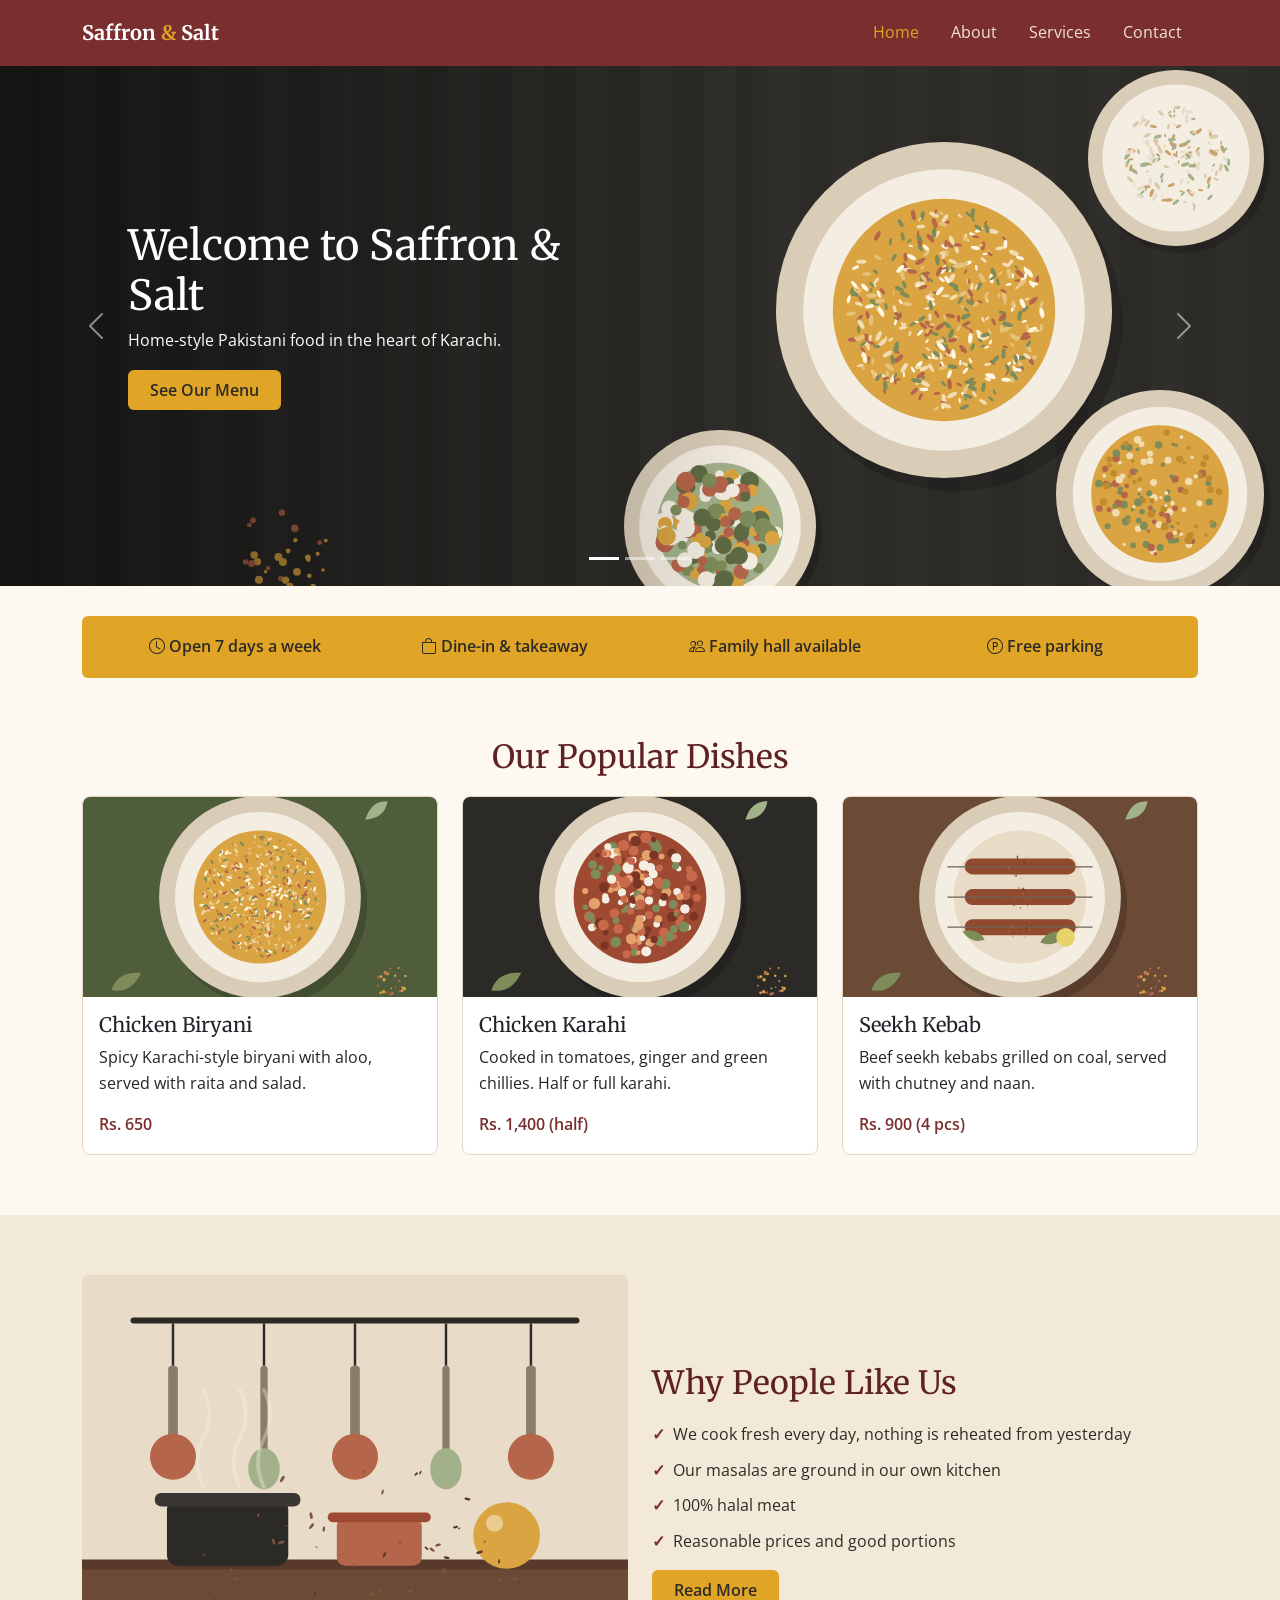
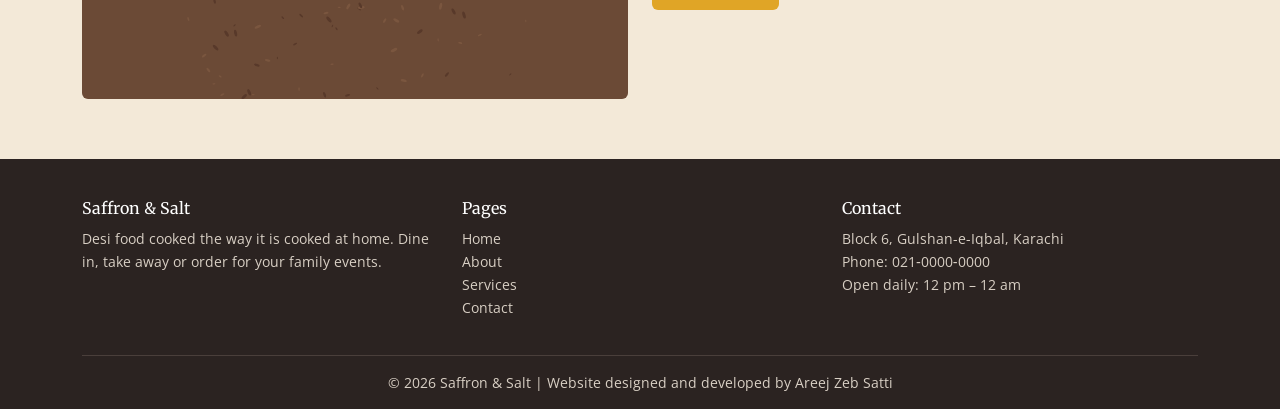
<file: index.html>
<!DOCTYPE html>
<!--
  Web Technologies - Assignment 1 (CLO1)
  Saffron & Salt Restaurant Website - Home page
  Made by: Areej Zeb Satti (052-SP24-24255), BSCS, Iqra University
-->
<html lang="en">
<head>
  <meta charset="UTF-8">
  <meta name="viewport" content="width=device-width, initial-scale=1">
  <meta name="author" content="Areej Zeb Satti">
  <title>Home - Saffron &amp; Salt</title>

  <!-- Bootstrap, icons and my own stylesheet -->
  <link rel="stylesheet" href="css/bootstrap.min.css">
  <link rel="stylesheet" href="css/bootstrap-icons.min.css">
  <link rel="stylesheet" href="css/style.css">
</head>
<body>

  <!-- Header / Navbar -->
  <header>
    <nav id="mainNav" class="navbar navbar-expand-lg navbar-dark sticky-top">
      <div class="container">
        <a class="navbar-brand" href="index.html">Saffron <span>&amp;</span> Salt</a>
        <button class="navbar-toggler" type="button" data-bs-toggle="collapse" data-bs-target="#navMenu"
                aria-controls="navMenu" aria-expanded="false" aria-label="Toggle navigation">
          <span class="navbar-toggler-icon"></span>
        </button>
        <div class="collapse navbar-collapse" id="navMenu">
          <ul class="navbar-nav ms-auto">
            <li class="nav-item"><a class="nav-link active" aria-current="page" href="index.html">Home</a></li>
            <li class="nav-item"><a class="nav-link" href="about.html">About</a></li>
            <li class="nav-item"><a class="nav-link" href="services.html">Services</a></li>
            <li class="nav-item"><a class="nav-link" href="contact.html">Contact</a></li>
          </ul>
        </div>
      </div>
    </nav>
  </header>

  <main>
    <!-- Carousel -->
    <section id="heroCarousel" class="carousel slide" data-bs-ride="carousel">
      <div class="carousel-indicators">
        <button type="button" data-bs-target="#heroCarousel" data-bs-slide-to="0" class="active" aria-current="true" aria-label="Slide 1"></button>
        <button type="button" data-bs-target="#heroCarousel" data-bs-slide-to="1" aria-label="Slide 2"></button>
        <button type="button" data-bs-target="#heroCarousel" data-bs-slide-to="2" aria-label="Slide 3"></button>
      </div>
      <div class="carousel-inner">
        <div class="carousel-item active">
          <img src="images/hero-spread.svg" alt="Biryani, daal, salad and kheer on a table">
          <div class="carousel-caption">
            <h1>Welcome to Saffron &amp; Salt</h1>
            <p>Home-style Pakistani food in the heart of Karachi.</p>
            <a href="services.html" class="btn btn-main">See Our Menu</a>
          </div>
        </div>
        <div class="carousel-item">
          <img src="images/hero-grill.svg" alt="Chicken karahi cooking in a black wok">
          <div class="carousel-caption">
            <h2>Fresh Karahi Every Day</h2>
            <p>Made to order in an iron karahi, just like at the dhaba.</p>
          </div>
        </div>
        <div class="carousel-item">
          <img src="images/hero-chai.svg" alt="Two cups of chai with a bowl of kheer">
          <div class="carousel-caption">
            <h2>Chai and Kheer</h2>
            <p>The best way to end your meal.</p>
          </div>
        </div>
      </div>
      <button class="carousel-control-prev" type="button" data-bs-target="#heroCarousel" data-bs-slide="prev">
        <span class="carousel-control-prev-icon" aria-hidden="true"></span>
        <span class="visually-hidden">Previous</span>
      </button>
      <button class="carousel-control-next" type="button" data-bs-target="#heroCarousel" data-bs-slide="next">
        <span class="carousel-control-next-icon" aria-hidden="true"></span>
        <span class="visually-hidden">Next</span>
      </button>
    </section>

    <!-- Quick info (flexbox) -->
    <section class="container">
      <div class="info-strip">
        <div><i class="bi bi-clock"></i> Open 7 days a week</div>
        <div><i class="bi bi-bag"></i> Dine-in &amp; takeaway</div>
        <div><i class="bi bi-people"></i> Family hall available</div>
        <div><i class="bi bi-p-circle"></i> Free parking</div>
      </div>
    </section>

    <!-- Popular dishes (cards) -->
    <section class="section">
      <div class="container">
        <h2 class="text-center">Our Popular Dishes</h2>
        <div class="row g-4">
          <div class="col-12 col-md-6 col-lg-4">
            <div class="card dish-card h-100">
              <img src="images/dish-biryani.svg" class="card-img-top" alt="Plate of chicken biryani">
              <div class="card-body">
                <h5 class="card-title">Chicken Biryani</h5>
                <p class="card-text">Spicy Karachi-style biryani with aloo, served with raita and salad.</p>
                <p class="price mb-0">Rs. 650</p>
              </div>
            </div>
          </div>
          <div class="col-12 col-md-6 col-lg-4">
            <div class="card dish-card h-100">
              <img src="images/dish-karahi.svg" class="card-img-top" alt="Chicken karahi with tomatoes and green chillies">
              <div class="card-body">
                <h5 class="card-title">Chicken Karahi</h5>
                <p class="card-text">Cooked in tomatoes, ginger and green chillies. Half or full karahi.</p>
                <p class="price mb-0">Rs. 1,400 (half)</p>
              </div>
            </div>
          </div>
          <div class="col-12 col-md-6 col-lg-4">
            <div class="card dish-card h-100">
              <img src="images/dish-kebab.svg" class="card-img-top" alt="Seekh kebabs on skewers">
              <div class="card-body">
                <h5 class="card-title">Seekh Kebab</h5>
                <p class="card-text">Beef seekh kebabs grilled on coal, served with chutney and naan.</p>
                <p class="price mb-0">Rs. 900 (4 pcs)</p>
              </div>
            </div>
          </div>
        </div>
      </div>
    </section>

    <!-- Why us -->
    <section class="section section-alt">
      <div class="container">
        <div class="row align-items-center g-4">
          <div class="col-md-6">
            <img src="images/about-kitchen.svg" class="img-fluid rounded" alt="Drawing of our kitchen with pots and ladles">
          </div>
          <div class="col-md-6">
            <h2>Why People Like Us</h2>
            <ul class="tick-list">
              <li>We cook fresh every day, nothing is reheated from yesterday</li>
              <li>Our masalas are ground in our own kitchen</li>
              <li>100% halal meat</li>
              <li>Reasonable prices and good portions</li>
            </ul>
            <a href="about.html" class="btn btn-main">Read More</a>
          </div>
        </div>
      </div>
    </section>
  </main>

  <!-- Footer -->
  <footer id="siteFooter">
    <div class="container">
      <div class="row g-4">
        <div class="col-md-4">
          <h5>Saffron &amp; Salt</h5>
          <p>Desi food cooked the way it is cooked at home. Dine in, take away or order for your family events.</p>
        </div>
        <div class="col-md-4">
          <h5>Pages</h5>
          <ul>
            <li><a href="index.html">Home</a></li>
            <li><a href="about.html">About</a></li>
            <li><a href="services.html">Services</a></li>
            <li><a href="contact.html">Contact</a></li>
          </ul>
        </div>
        <div class="col-md-4">
          <h5>Contact</h5>
          <p>
            Block 6, Gulshan-e-Iqbal, Karachi<br>
            Phone: <a href="tel:+922100000000">021&#8209;0000&#8209;0000</a><br>
            Open daily: 12 pm &ndash; 12 am
          </p>
        </div>
      </div>
      <div class="footer-bottom">
        <p class="mb-0">&copy; 2026 Saffron &amp; Salt | Website designed and developed by Areej Zeb Satti</p>
      </div>
    </div>
  </footer>

  <!-- Scripts -->
  <script src="js/bootstrap.bundle.min.js"></script>
  <script src="js/main.js"></script>
</body>
</html>
</file>
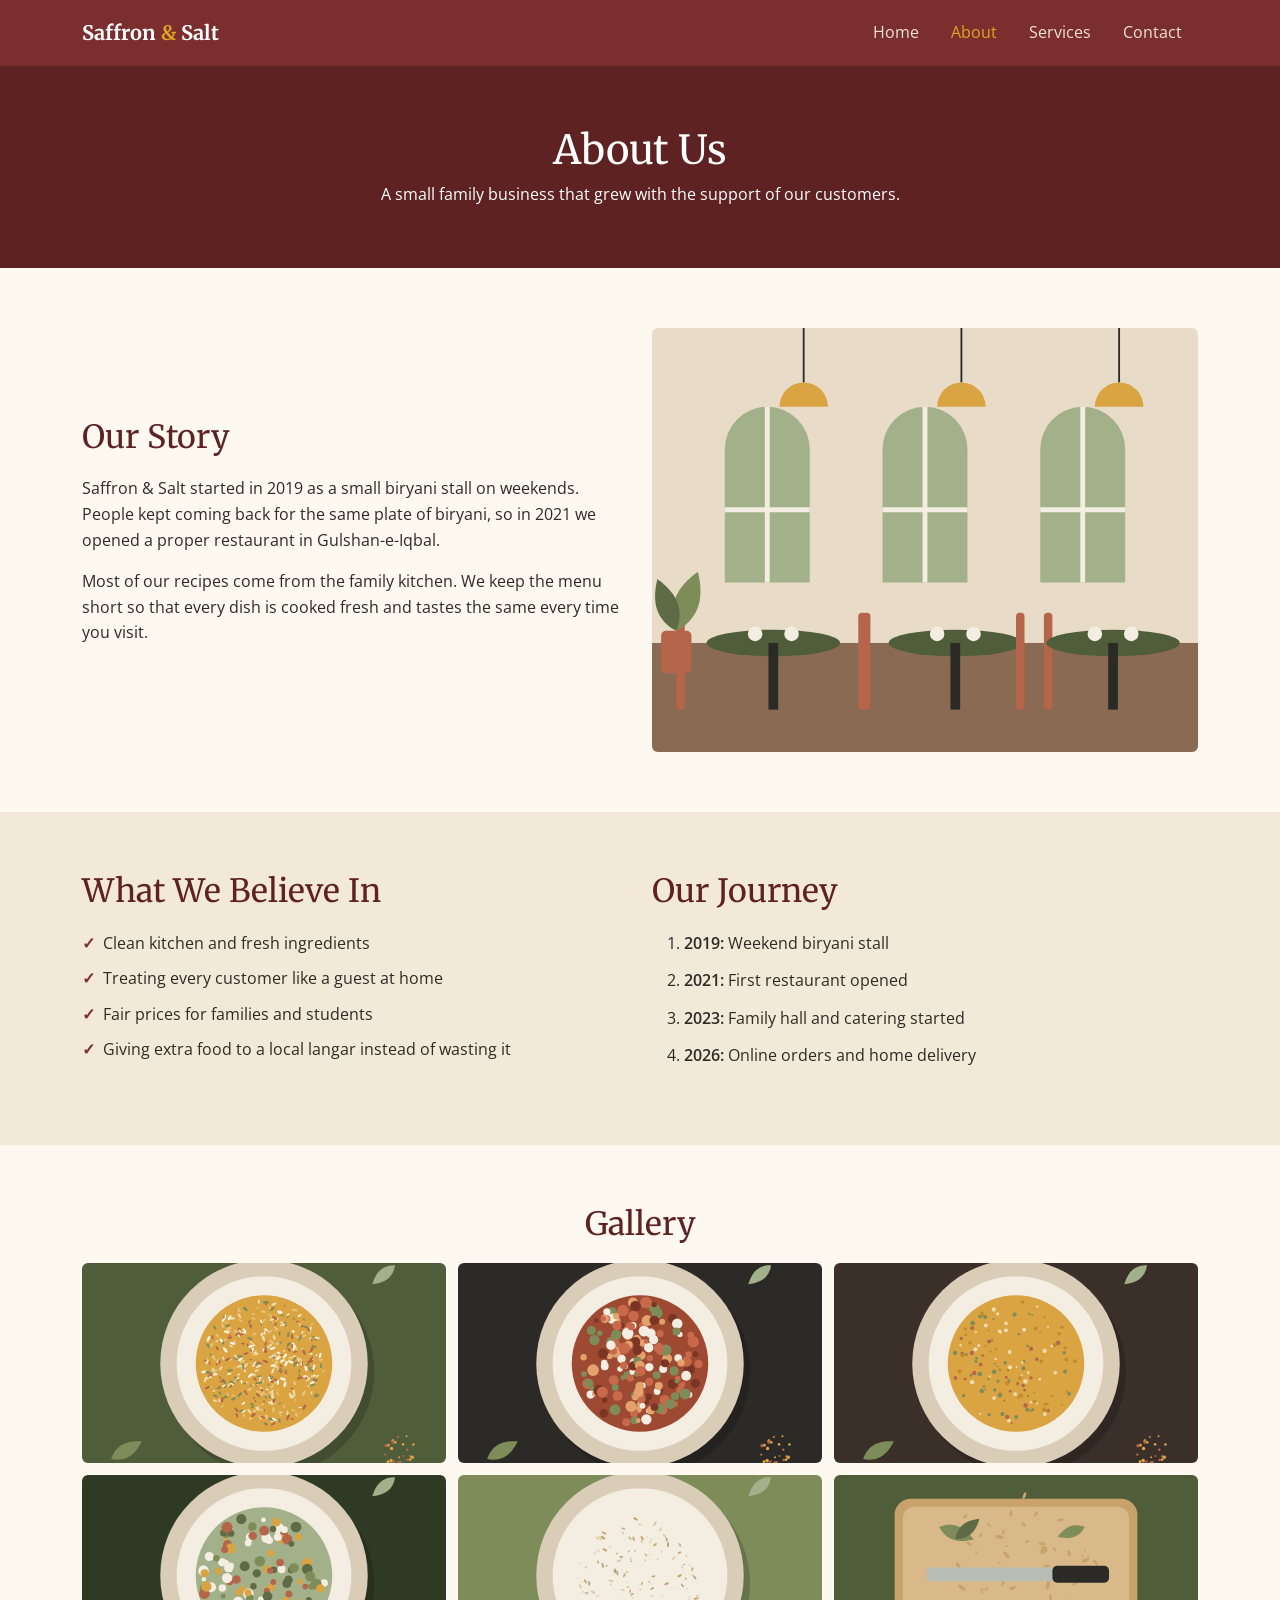
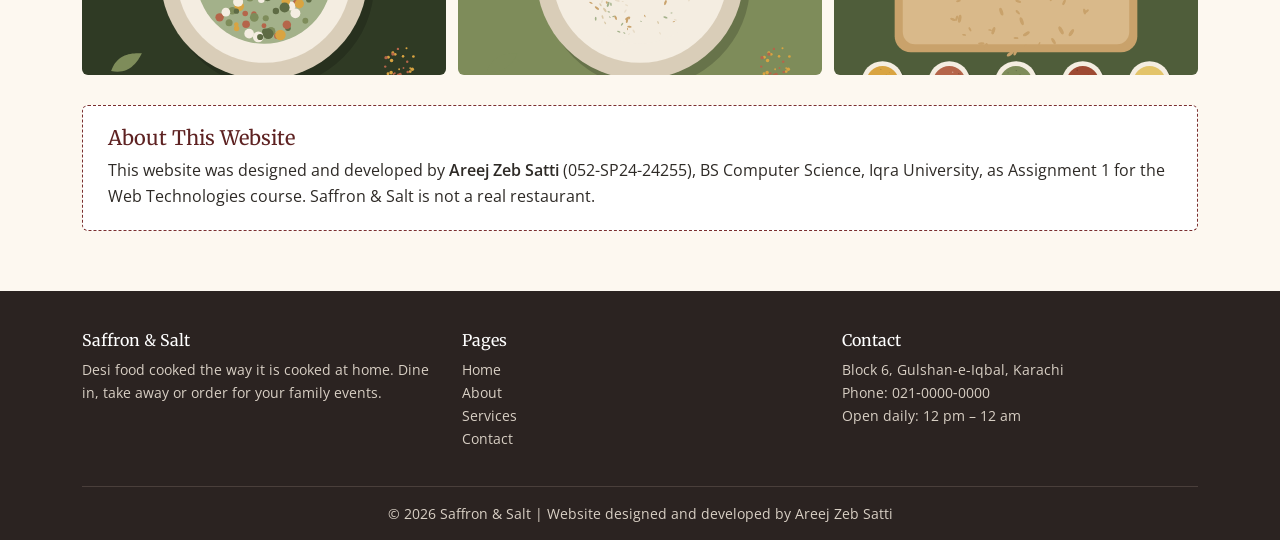
<file: about.html>
<!DOCTYPE html>
<!--
  Web Technologies - Assignment 1 (CLO1)
  Saffron & Salt Restaurant Website - About page
  Made by: Areej Zeb Satti (052-SP24-24255), BSCS, Iqra University
-->
<html lang="en">
<head>
  <meta charset="UTF-8">
  <meta name="viewport" content="width=device-width, initial-scale=1">
  <meta name="author" content="Areej Zeb Satti">
  <title>About - Saffron &amp; Salt</title>

  <!-- Bootstrap, icons and my own stylesheet -->
  <link rel="stylesheet" href="css/bootstrap.min.css">
  <link rel="stylesheet" href="css/bootstrap-icons.min.css">
  <link rel="stylesheet" href="css/style.css">
</head>
<body>

  <!-- Header / Navbar -->
  <header>
    <nav id="mainNav" class="navbar navbar-expand-lg navbar-dark sticky-top">
      <div class="container">
        <a class="navbar-brand" href="index.html">Saffron <span>&amp;</span> Salt</a>
        <button class="navbar-toggler" type="button" data-bs-toggle="collapse" data-bs-target="#navMenu"
                aria-controls="navMenu" aria-expanded="false" aria-label="Toggle navigation">
          <span class="navbar-toggler-icon"></span>
        </button>
        <div class="collapse navbar-collapse" id="navMenu">
          <ul class="navbar-nav ms-auto">
            <li class="nav-item"><a class="nav-link" href="index.html">Home</a></li>
            <li class="nav-item"><a class="nav-link active" aria-current="page" href="about.html">About</a></li>
            <li class="nav-item"><a class="nav-link" href="services.html">Services</a></li>
            <li class="nav-item"><a class="nav-link" href="contact.html">Contact</a></li>
          </ul>
        </div>
      </div>
    </nav>
  </header>

  <main>
    <section class="page-banner">
      <div class="container">
        <h1>About Us</h1>
        <p class="mb-0">A small family business that grew with the support of our customers.</p>
      </div>
    </section>

    <!-- Our story -->
    <section class="section">
      <div class="container">
        <div class="row g-4 align-items-center">
          <div class="col-md-6">
            <h2>Our Story</h2>
            <p>Saffron &amp; Salt started in 2019 as a small biryani stall on weekends. People kept coming back for the same plate of biryani, so in 2021 we opened a proper restaurant in Gulshan-e-Iqbal.</p>
            <p>Most of our recipes come from the family kitchen. We keep the menu short so that every dish is cooked fresh and tastes the same every time you visit.</p>
          </div>
          <div class="col-md-6">
            <img src="images/about-interior.svg" class="img-fluid rounded" alt="Drawing of the dining hall with tables and lamps">
          </div>
        </div>
      </div>
    </section>

    <!-- Values and timeline -->
    <section class="section section-alt">
      <div class="container">
        <div class="row g-4">
          <div class="col-md-6">
            <h2>What We Believe In</h2>
            <ul class="tick-list">
              <li>Clean kitchen and fresh ingredients</li>
              <li>Treating every customer like a guest at home</li>
              <li>Fair prices for families and students</li>
              <li>Giving extra food to a local langar instead of wasting it</li>
            </ul>
          </div>
          <div class="col-md-6">
            <h2>Our Journey</h2>
            <ol class="timeline">
              <li><strong>2019:</strong> Weekend biryani stall</li>
              <li><strong>2021:</strong> First restaurant opened</li>
              <li><strong>2023:</strong> Family hall and catering started</li>
              <li><strong>2026:</strong> Online orders and home delivery</li>
            </ol>
          </div>
        </div>
      </div>
    </section>

    <!-- Gallery (CSS grid) -->
    <section class="section">
      <div class="container">
        <h2 class="text-center">Gallery</h2>
        <div class="gallery">
          <img src="images/dish-biryani.svg" alt="Chicken biryani">
          <img src="images/dish-karahi.svg" alt="Chicken karahi">
          <img src="images/dish-daal.svg" alt="Daal tadka">
          <img src="images/dish-salad.svg" alt="Fresh salad">
          <img src="images/dish-kheer.svg" alt="Kheer in a bowl">
          <img src="images/about-station.svg" alt="Chopping board with spices">
        </div>

        <!-- About this website -->
        <div id="developer">
          <h5>About This Website</h5>
          <p class="mb-0">This website was designed and developed by <strong>Areej Zeb Satti</strong> (052-SP24-24255), BS Computer Science, Iqra University, as Assignment 1 for the Web Technologies course. Saffron &amp; Salt is not a real restaurant.</p>
        </div>
      </div>
    </section>
  </main>

  <!-- Footer -->
  <footer id="siteFooter">
    <div class="container">
      <div class="row g-4">
        <div class="col-md-4">
          <h5>Saffron &amp; Salt</h5>
          <p>Desi food cooked the way it is cooked at home. Dine in, take away or order for your family events.</p>
        </div>
        <div class="col-md-4">
          <h5>Pages</h5>
          <ul>
            <li><a href="index.html">Home</a></li>
            <li><a href="about.html">About</a></li>
            <li><a href="services.html">Services</a></li>
            <li><a href="contact.html">Contact</a></li>
          </ul>
        </div>
        <div class="col-md-4">
          <h5>Contact</h5>
          <p>
            Block 6, Gulshan-e-Iqbal, Karachi<br>
            Phone: <a href="tel:+922100000000">021&#8209;0000&#8209;0000</a><br>
            Open daily: 12 pm &ndash; 12 am
          </p>
        </div>
      </div>
      <div class="footer-bottom">
        <p class="mb-0">&copy; 2026 Saffron &amp; Salt | Website designed and developed by Areej Zeb Satti</p>
      </div>
    </div>
  </footer>

  <!-- Scripts -->
  <script src="js/bootstrap.bundle.min.js"></script>
  <script src="js/main.js"></script>
</body>
</html>
</file>
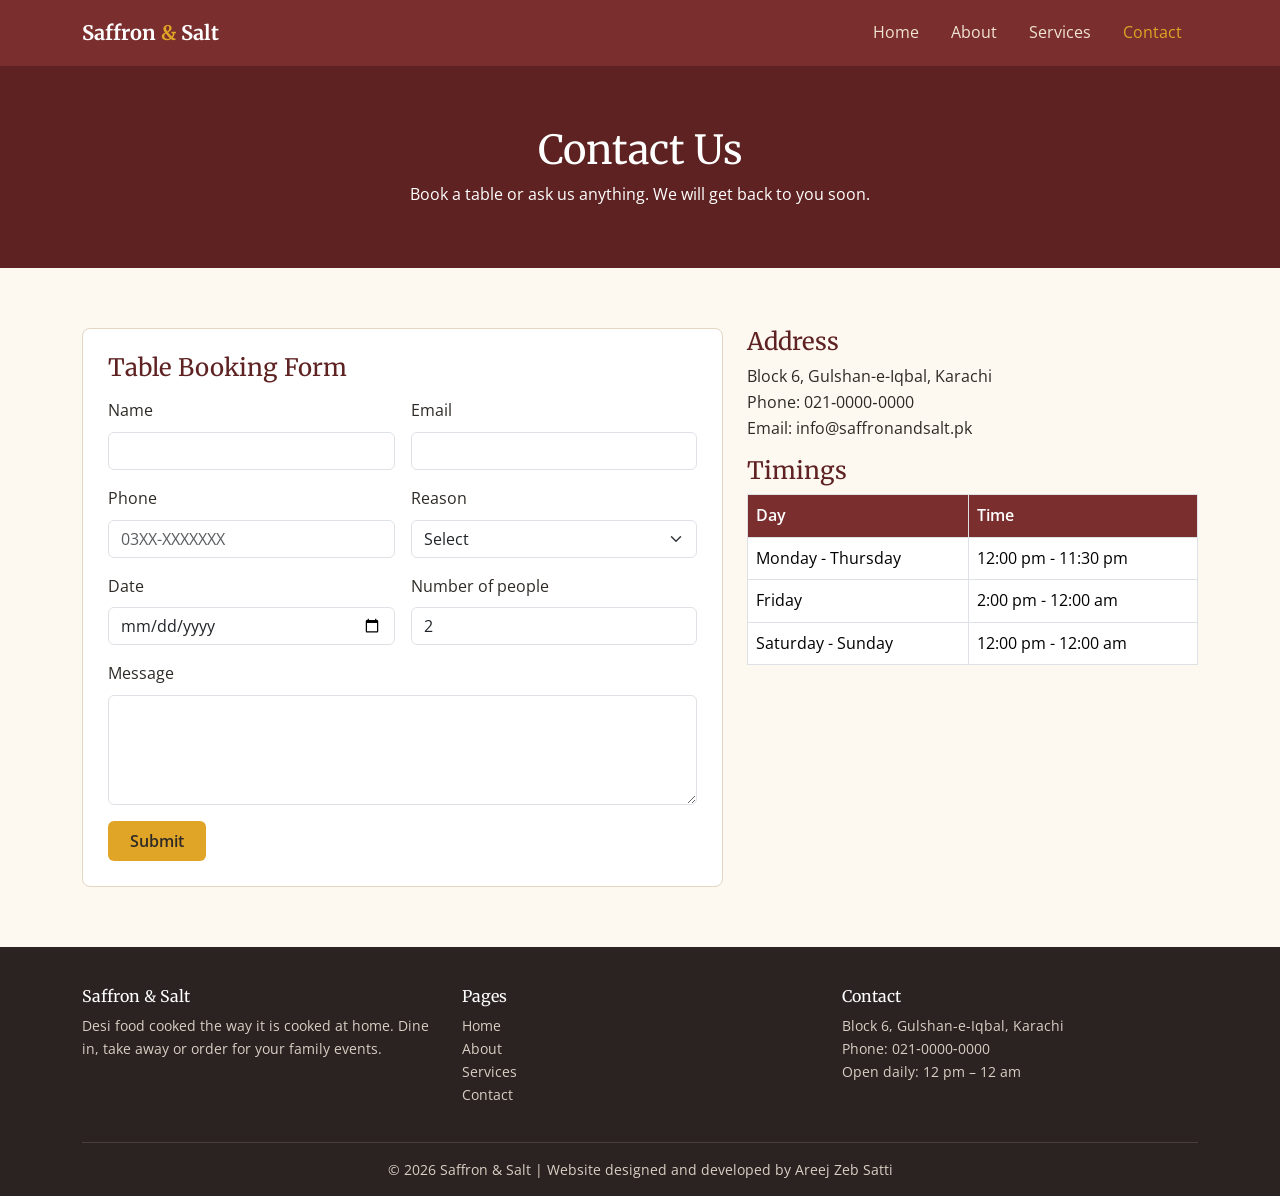
<file: contact.html>
<!DOCTYPE html>
<!--
  Web Technologies - Assignment 1 (CLO1)
  Saffron & Salt Restaurant Website - Contact page
  Made by: Areej Zeb Satti (052-SP24-24255), BSCS, Iqra University
-->
<html lang="en">
<head>
  <meta charset="UTF-8">
  <meta name="viewport" content="width=device-width, initial-scale=1">
  <meta name="author" content="Areej Zeb Satti">
  <title>Contact - Saffron &amp; Salt</title>

  <!-- Bootstrap, icons and my own stylesheet -->
  <link rel="stylesheet" href="css/bootstrap.min.css">
  <link rel="stylesheet" href="css/bootstrap-icons.min.css">
  <link rel="stylesheet" href="css/style.css">
</head>
<body>

  <!-- Header / Navbar -->
  <header>
    <nav id="mainNav" class="navbar navbar-expand-lg navbar-dark sticky-top">
      <div class="container">
        <a class="navbar-brand" href="index.html">Saffron <span>&amp;</span> Salt</a>
        <button class="navbar-toggler" type="button" data-bs-toggle="collapse" data-bs-target="#navMenu"
                aria-controls="navMenu" aria-expanded="false" aria-label="Toggle navigation">
          <span class="navbar-toggler-icon"></span>
        </button>
        <div class="collapse navbar-collapse" id="navMenu">
          <ul class="navbar-nav ms-auto">
            <li class="nav-item"><a class="nav-link" href="index.html">Home</a></li>
            <li class="nav-item"><a class="nav-link" href="about.html">About</a></li>
            <li class="nav-item"><a class="nav-link" href="services.html">Services</a></li>
            <li class="nav-item"><a class="nav-link active" aria-current="page" href="contact.html">Contact</a></li>
          </ul>
        </div>
      </div>
    </nav>
  </header>

  <main>
    <section class="page-banner">
      <div class="container">
        <h1>Contact Us</h1>
        <p class="mb-0">Book a table or ask us anything. We will get back to you soon.</p>
      </div>
    </section>

    <section class="section">
      <div class="container">
        <div class="row g-4">
          <!-- Form -->
          <div class="col-lg-7">
            <form id="contactForm" class="needs-validation" novalidate>
              <h4 class="mb-3">Table Booking Form</h4>
              <div class="row g-3">
                <div class="col-md-6">
                  <label for="fullName" class="form-label">Name</label>
                  <input type="text" class="form-control" id="fullName" required>
                  <div class="invalid-feedback">Please enter your name.</div>
                </div>
                <div class="col-md-6">
                  <label for="email" class="form-label">Email</label>
                  <input type="email" class="form-control" id="email" required>
                  <div class="invalid-feedback">Please enter a valid email.</div>
                </div>
                <div class="col-md-6">
                  <label for="phone" class="form-label">Phone</label>
                  <input type="tel" class="form-control" id="phone" placeholder="03XX-XXXXXXX" pattern="03[0-9]{2}-?[0-9]{7}" required>
                  <div class="invalid-feedback">Enter a number like 0300-1234567.</div>
                </div>
                <div class="col-md-6">
                  <label for="reason" class="form-label">Reason</label>
                  <select class="form-select" id="reason" required>
                    <option value="">Select</option>
                    <option>Table booking</option>
                    <option>Catering</option>
                    <option>Birthday booking</option>
                    <option>Other</option>
                  </select>
                  <div class="invalid-feedback">Please select one option.</div>
                </div>
                <div class="col-md-6">
                  <label for="date" class="form-label">Date</label>
                  <input type="date" class="form-control" id="date" required>
                  <div class="invalid-feedback">Please select a date.</div>
                </div>
                <div class="col-md-6">
                  <label for="guests" class="form-label">Number of people</label>
                  <input type="number" class="form-control" id="guests" min="1" max="50" value="2" required>
                  <div class="invalid-feedback">Between 1 and 50.</div>
                </div>
                <div class="col-12">
                  <label for="message" class="form-label">Message</label>
                  <textarea class="form-control" id="message" rows="4"></textarea>
                </div>
                <div class="col-12">
                  <button type="submit" class="btn btn-main">Submit</button>
                </div>
              </div>
              <div id="formSuccess" class="alert alert-success mt-3 d-none">
                Thank you! We have received your request and will call you to confirm.
              </div>
            </form>
          </div>

          <!-- Address and timings -->
          <div class="col-lg-5">
            <h4>Address</h4>
            <p>Block 6, Gulshan-e-Iqbal, Karachi<br>
               Phone: 021&#8209;0000&#8209;0000<br>
               Email: info@saffronandsalt.pk</p>

            <h4>Timings</h4>
            <table class="table table-bordered menu-table bg-white">
              <thead>
                <tr><th scope="col">Day</th><th scope="col">Time</th></tr>
              </thead>
              <tbody>
                <tr><td>Monday - Thursday</td><td>12:00 pm - 11:30 pm</td></tr>
                <tr><td>Friday</td><td>2:00 pm - 12:00 am</td></tr>
                <tr><td>Saturday - Sunday</td><td>12:00 pm - 12:00 am</td></tr>
              </tbody>
            </table>
          </div>
        </div>
      </div>
    </section>
  </main>

  <!-- Footer -->
  <footer id="siteFooter">
    <div class="container">
      <div class="row g-4">
        <div class="col-md-4">
          <h5>Saffron &amp; Salt</h5>
          <p>Desi food cooked the way it is cooked at home. Dine in, take away or order for your family events.</p>
        </div>
        <div class="col-md-4">
          <h5>Pages</h5>
          <ul>
            <li><a href="index.html">Home</a></li>
            <li><a href="about.html">About</a></li>
            <li><a href="services.html">Services</a></li>
            <li><a href="contact.html">Contact</a></li>
          </ul>
        </div>
        <div class="col-md-4">
          <h5>Contact</h5>
          <p>
            Block 6, Gulshan-e-Iqbal, Karachi<br>
            Phone: <a href="tel:+922100000000">021&#8209;0000&#8209;0000</a><br>
            Open daily: 12 pm &ndash; 12 am
          </p>
        </div>
      </div>
      <div class="footer-bottom">
        <p class="mb-0">&copy; 2026 Saffron &amp; Salt | Website designed and developed by Areej Zeb Satti</p>
      </div>
    </div>
  </footer>

  <!-- Scripts -->
  <script src="js/bootstrap.bundle.min.js"></script>
  <script src="js/main.js"></script>
</body>
</html>
</file>
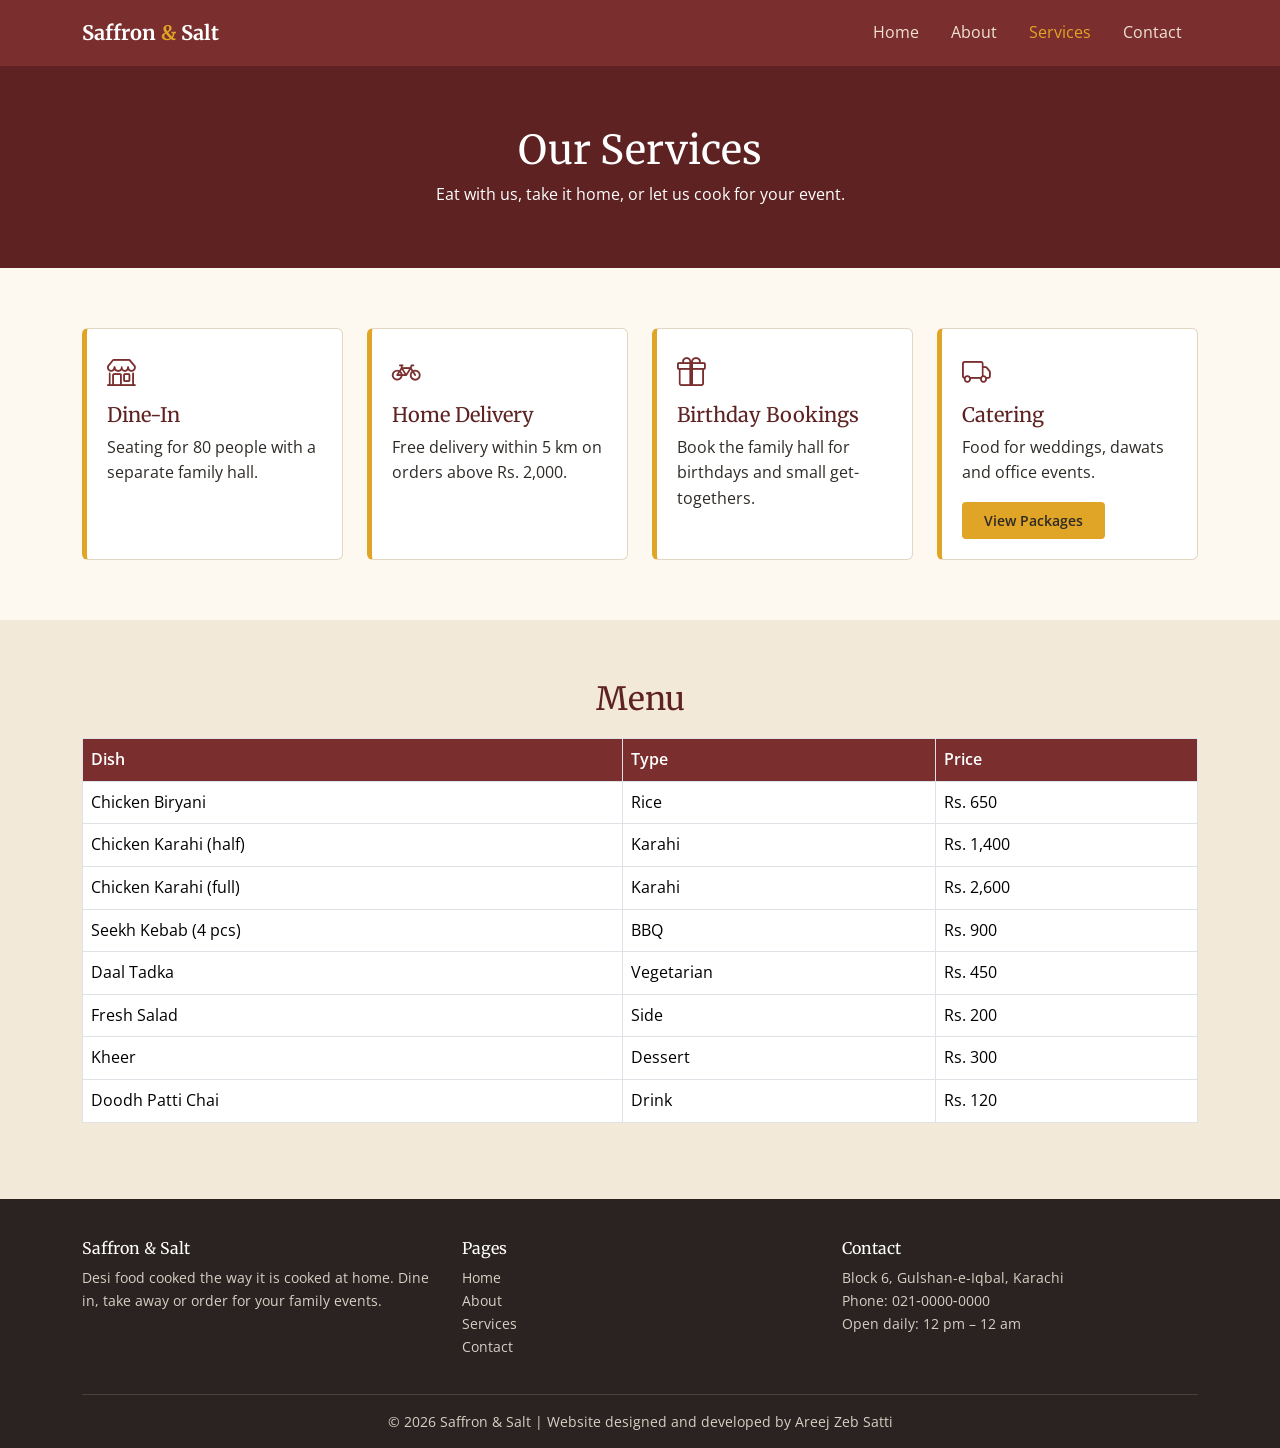
<file: services.html>
<!DOCTYPE html>
<!--
  Web Technologies - Assignment 1 (CLO1)
  Saffron & Salt Restaurant Website - Services page
  Made by: Areej Zeb Satti (052-SP24-24255), BSCS, Iqra University
-->
<html lang="en">
<head>
  <meta charset="UTF-8">
  <meta name="viewport" content="width=device-width, initial-scale=1">
  <meta name="author" content="Areej Zeb Satti">
  <title>Services - Saffron &amp; Salt</title>

  <!-- Bootstrap, icons and my own stylesheet -->
  <link rel="stylesheet" href="css/bootstrap.min.css">
  <link rel="stylesheet" href="css/bootstrap-icons.min.css">
  <link rel="stylesheet" href="css/style.css">
</head>
<body>

  <!-- Header / Navbar -->
  <header>
    <nav id="mainNav" class="navbar navbar-expand-lg navbar-dark sticky-top">
      <div class="container">
        <a class="navbar-brand" href="index.html">Saffron <span>&amp;</span> Salt</a>
        <button class="navbar-toggler" type="button" data-bs-toggle="collapse" data-bs-target="#navMenu"
                aria-controls="navMenu" aria-expanded="false" aria-label="Toggle navigation">
          <span class="navbar-toggler-icon"></span>
        </button>
        <div class="collapse navbar-collapse" id="navMenu">
          <ul class="navbar-nav ms-auto">
            <li class="nav-item"><a class="nav-link" href="index.html">Home</a></li>
            <li class="nav-item"><a class="nav-link" href="about.html">About</a></li>
            <li class="nav-item"><a class="nav-link active" aria-current="page" href="services.html">Services</a></li>
            <li class="nav-item"><a class="nav-link" href="contact.html">Contact</a></li>
          </ul>
        </div>
      </div>
    </nav>
  </header>

  <main>
    <section class="page-banner">
      <div class="container">
        <h1>Our Services</h1>
        <p class="mb-0">Eat with us, take it home, or let us cook for your event.</p>
      </div>
    </section>

    <!-- Services -->
    <section class="section">
      <div class="container">
        <div class="row g-4">
          <div class="col-sm-6 col-lg-3">
            <div class="service-box">
              <i class="bi bi-shop"></i>
              <h5 class="mt-2">Dine-In</h5>
              <p class="mb-0">Seating for 80 people with a separate family hall.</p>
            </div>
          </div>
          <div class="col-sm-6 col-lg-3">
            <div class="service-box">
              <i class="bi bi-bicycle"></i>
              <h5 class="mt-2">Home Delivery</h5>
              <p class="mb-0">Free delivery within 5 km on orders above Rs. 2,000.</p>
            </div>
          </div>
          <div class="col-sm-6 col-lg-3">
            <div class="service-box">
              <i class="bi bi-gift"></i>
              <h5 class="mt-2">Birthday Bookings</h5>
              <p class="mb-0">Book the family hall for birthdays and small get-togethers.</p>
            </div>
          </div>
          <div class="col-sm-6 col-lg-3">
            <div class="service-box">
              <i class="bi bi-truck"></i>
              <h5 class="mt-2">Catering</h5>
              <p>Food for weddings, dawats and office events.</p>
              <button type="button" class="btn btn-main btn-sm" data-bs-toggle="modal" data-bs-target="#cateringModal">View Packages</button>
            </div>
          </div>
        </div>
      </div>
    </section>

    <!-- Menu table -->
    <section class="section section-alt" id="menu">
      <div class="container">
        <h2 class="text-center">Menu</h2>
        <div class="table-responsive">
          <table class="table table-bordered menu-table bg-white">
            <thead>
              <tr>
                <th scope="col">Dish</th>
                <th scope="col">Type</th>
                <th scope="col">Price</th>
              </tr>
            </thead>
            <tbody>
              <tr><td>Chicken Biryani</td><td>Rice</td><td>Rs. 650</td></tr>
              <tr><td>Chicken Karahi (half)</td><td>Karahi</td><td>Rs. 1,400</td></tr>
              <tr><td>Chicken Karahi (full)</td><td>Karahi</td><td>Rs. 2,600</td></tr>
              <tr><td>Seekh Kebab (4 pcs)</td><td>BBQ</td><td>Rs. 900</td></tr>
              <tr><td>Daal Tadka</td><td>Vegetarian</td><td>Rs. 450</td></tr>
              <tr><td>Fresh Salad</td><td>Side</td><td>Rs. 200</td></tr>
              <tr><td>Kheer</td><td>Dessert</td><td>Rs. 300</td></tr>
              <tr><td>Doodh Patti Chai</td><td>Drink</td><td>Rs. 120</td></tr>
            </tbody>
          </table>
        </div>
      </div>
    </section>

    <!-- Catering modal -->
    <div class="modal fade" id="cateringModal" tabindex="-1" aria-labelledby="cateringModalLabel">
      <div class="modal-dialog modal-dialog-centered">
        <div class="modal-content">
          <div class="modal-header">
            <h5 class="modal-title" id="cateringModalLabel">Catering Packages</h5>
            <button type="button" class="btn-close" data-bs-dismiss="modal" aria-label="Close"></button>
          </div>
          <div class="modal-body">
            <ul>
              <li><strong>Basic (Rs. 1,500 per head):</strong> Biryani, chicken qorma, raita, salad, naan</li>
              <li><strong>Standard (Rs. 2,200 per head):</strong> Basic + karahi, kheer, cold drinks</li>
              <li><strong>Premium (Rs. 3,000 per head):</strong> Standard + live BBQ and chai</li>
            </ul>
            <p class="mb-0 small">Minimum 50 guests. Call us or fill the form on the Contact page for a booking.</p>
          </div>
          <div class="modal-footer">
            <button type="button" class="btn btn-secondary" data-bs-dismiss="modal">Close</button>
            <a href="contact.html" class="btn btn-main">Contact Us</a>
          </div>
        </div>
      </div>
    </div>
  </main>

  <!-- Footer -->
  <footer id="siteFooter">
    <div class="container">
      <div class="row g-4">
        <div class="col-md-4">
          <h5>Saffron &amp; Salt</h5>
          <p>Desi food cooked the way it is cooked at home. Dine in, take away or order for your family events.</p>
        </div>
        <div class="col-md-4">
          <h5>Pages</h5>
          <ul>
            <li><a href="index.html">Home</a></li>
            <li><a href="about.html">About</a></li>
            <li><a href="services.html">Services</a></li>
            <li><a href="contact.html">Contact</a></li>
          </ul>
        </div>
        <div class="col-md-4">
          <h5>Contact</h5>
          <p>
            Block 6, Gulshan-e-Iqbal, Karachi<br>
            Phone: <a href="tel:+922100000000">021&#8209;0000&#8209;0000</a><br>
            Open daily: 12 pm &ndash; 12 am
          </p>
        </div>
      </div>
      <div class="footer-bottom">
        <p class="mb-0">&copy; 2026 Saffron &amp; Salt | Website designed and developed by Areej Zeb Satti</p>
      </div>
    </div>
  </footer>

  <!-- Scripts -->
  <script src="js/bootstrap.bundle.min.js"></script>
  <script src="js/main.js"></script>
</body>
</html>
</file>
<file: css/style.css>
/*
  Web Technologies - Assignment 1
  Saffron & Salt Restaurant Website
  Author: Areej Zeb Satti (052-SP24-24255)
  Custom stylesheet (loaded after bootstrap.min.css)
*/

/* ---------- Fonts ---------- */
@font-face {
  font-family: "Merriweather";
  src: url("../fonts/merriweather-latin-400-normal.woff2") format("woff2");
  font-weight: 400;
}
@font-face {
  font-family: "Merriweather";
  src: url("../fonts/merriweather-latin-700-normal.woff2") format("woff2");
  font-weight: 700;
}
@font-face {
  font-family: "Open Sans";
  src: url("../fonts/open-sans-latin-400-normal.woff2") format("woff2");
  font-weight: 400;
}
@font-face {
  font-family: "Open Sans";
  src: url("../fonts/open-sans-latin-600-normal.woff2") format("woff2");
  font-weight: 600;
}

/* ---------- Colour theme ---------- */
:root {
  --maroon: #7a2e2e;
  --maroon-dark: #5e2222;
  --mustard: #e0a526;
  --cream: #fdf8f0;
  --beige: #f3e9d8;
  --text: #2e2a26;
}

/* ---------- General ---------- */
* {
  box-sizing: border-box;
}

body {
  font-family: "Open Sans", Arial, sans-serif;
  color: var(--text);
  background-color: var(--cream);
  line-height: 1.6;
}

h1, h2, h3, h4, h5 {
  font-family: "Merriweather", Georgia, serif;
  color: var(--maroon-dark);
}

a {
  color: var(--maroon);
}

/* ---------- Navbar ---------- */
#mainNav {
  background-color: var(--maroon);
  padding: 12px 0;
}

#mainNav .navbar-brand {
  font-family: "Merriweather", serif;
  font-weight: 700;
  color: #fff;
}

#mainNav .navbar-brand span {
  color: var(--mustard);
}

#mainNav .nav-link {
  color: #f1e3d3;
  margin: 0 8px;
}

#mainNav .nav-link:hover,
#mainNav .nav-link.active {
  color: var(--mustard);
}

/* ---------- Home carousel ---------- */
#heroCarousel .carousel-item {
  height: 520px;
  background-color: #222;
}

#heroCarousel .carousel-item img {
  width: 100%;
  height: 100%;
  object-fit: cover;
  object-position: right center;
}

#heroCarousel .carousel-caption {
  left: 10%;
  right: auto;
  bottom: 30%;
  max-width: 480px;
  text-align: left;
  z-index: 2;
}

#heroCarousel .carousel-caption h1,
#heroCarousel .carousel-caption h2 {
  color: #fff;
  font-size: 2.6rem;
}

/* ---------- Inner page banner ---------- */
.page-banner {
  background-color: var(--maroon-dark);
  color: #fff;
  padding: 60px 0;
  text-align: center;
}

.page-banner h1 {
  color: #fff;
}

/* ---------- Sections ---------- */
.section {
  padding: 60px 0;
}

.section-alt {
  background-color: var(--beige);
}

.section h2 {
  margin-bottom: 20px;
}

/* ---------- Info strip (flexbox) ---------- */
.info-strip {
  display: flex;
  flex-wrap: wrap;
  justify-content: space-between;
  gap: 15px;
  background-color: var(--mustard);
  padding: 18px 25px;
  border-radius: 6px;
  margin-top: 30px;
}

.info-strip div {
  flex: 1 1 180px;
  font-weight: 600;
  text-align: center;
}

/* ---------- Cards ---------- */
.dish-card {
  border: 1px solid #e3d6c3;
  border-radius: 8px;
  overflow: hidden;
  transition: transform 0.3s, box-shadow 0.3s;
}

.dish-card img {
  height: 200px;
  object-fit: cover;
}

.dish-card .price {
  color: var(--maroon);
  font-weight: 600;
}

.dish-card:hover {
  transform: translateY(-5px);
  box-shadow: 0 8px 20px rgba(0, 0, 0, 0.12);
}

.service-box {
  background-color: #fff;
  border: 1px solid #e3d6c3;
  border-left: 5px solid var(--mustard);
  border-radius: 6px;
  padding: 20px;
  height: 100%;
  transition: border-color 0.3s;
}

.service-box:hover {
  border-left-color: var(--maroon);
}

.service-box i {
  font-size: 1.8rem;
  color: var(--maroon);
}

/* ---------- Lists ---------- */
.tick-list {
  list-style: none;
  padding-left: 0;
}

.tick-list li {
  margin-bottom: 10px;
}

.tick-list li::before {
  content: "\2713";
  color: var(--maroon);
  font-weight: bold;
  margin-right: 8px;
}

.timeline li {
  margin-bottom: 12px;
}

/* ---------- Gallery (CSS grid) ---------- */
.gallery {
  display: grid;
  grid-template-columns: repeat(3, 1fr);
  gap: 12px;
}

.gallery img {
  width: 100%;
  height: 200px;
  object-fit: cover;
  border-radius: 6px;
  transition: opacity 0.3s;
}

.gallery img:hover {
  opacity: 0.8;
}

/* ---------- Developer box (About page) ---------- */
#developer {
  background-color: #fff;
  border: 1px dashed var(--maroon);
  border-radius: 6px;
  padding: 20px 25px;
  margin-top: 30px;
}

/* ---------- Tables ---------- */
.menu-table th {
  background-color: var(--maroon);
  color: #fff;
}

.menu-table tbody tr:hover td {
  background-color: #f8eddc;
}

/* ---------- Form ---------- */
#contactForm {
  background-color: #fff;
  border: 1px solid #e3d6c3;
  border-radius: 8px;
  padding: 25px;
}

#contactForm .form-control:focus,
#contactForm .form-select:focus {
  border-color: var(--maroon);
  box-shadow: 0 0 0 0.2rem rgba(122, 46, 46, 0.2);
}

/* ---------- Buttons ---------- */
.btn-main {
  background-color: var(--mustard);
  color: var(--text);
  border: none;
  padding: 8px 22px;
  font-weight: 600;
}

.btn-main:hover {
  background-color: var(--maroon);
  color: #fff;
}

/* ---------- Footer ---------- */
#siteFooter {
  background-color: #2b2321;
  color: #d8cfc4;
  padding: 40px 0 15px;
  font-size: 0.9rem;
}

#siteFooter h5 {
  color: #fff;
  font-size: 1rem;
}

#siteFooter a {
  color: #d8cfc4;
  text-decoration: none;
}

#siteFooter a:hover {
  color: var(--mustard);
}

#siteFooter ul {
  list-style: none;
  padding-left: 0;
}

.footer-bottom {
  border-top: 1px solid #4a3f3b;
  margin-top: 20px;
  padding-top: 15px;
  text-align: center;
}

/* ---------- Responsive ---------- */
@media (max-width: 768px) {
  #heroCarousel .carousel-item {
    height: 420px;
  }

  /* darken image so text is readable on phones */
  #heroCarousel .carousel-item::after {
    content: "";
    position: absolute;
    top: 0;
    left: 0;
    width: 100%;
    height: 100%;
    background-color: rgba(0, 0, 0, 0.6);
  }

  #heroCarousel .carousel-caption {
    left: 8%;
    right: 8%;
    bottom: 20%;
  }

  #heroCarousel .carousel-caption h1,
  #heroCarousel .carousel-caption h2 {
    font-size: 1.8rem;
  }

  .gallery {
    grid-template-columns: repeat(2, 1fr);
  }
}

@media (max-width: 480px) {
  .gallery {
    grid-template-columns: 1fr;
  }
}
</file>
